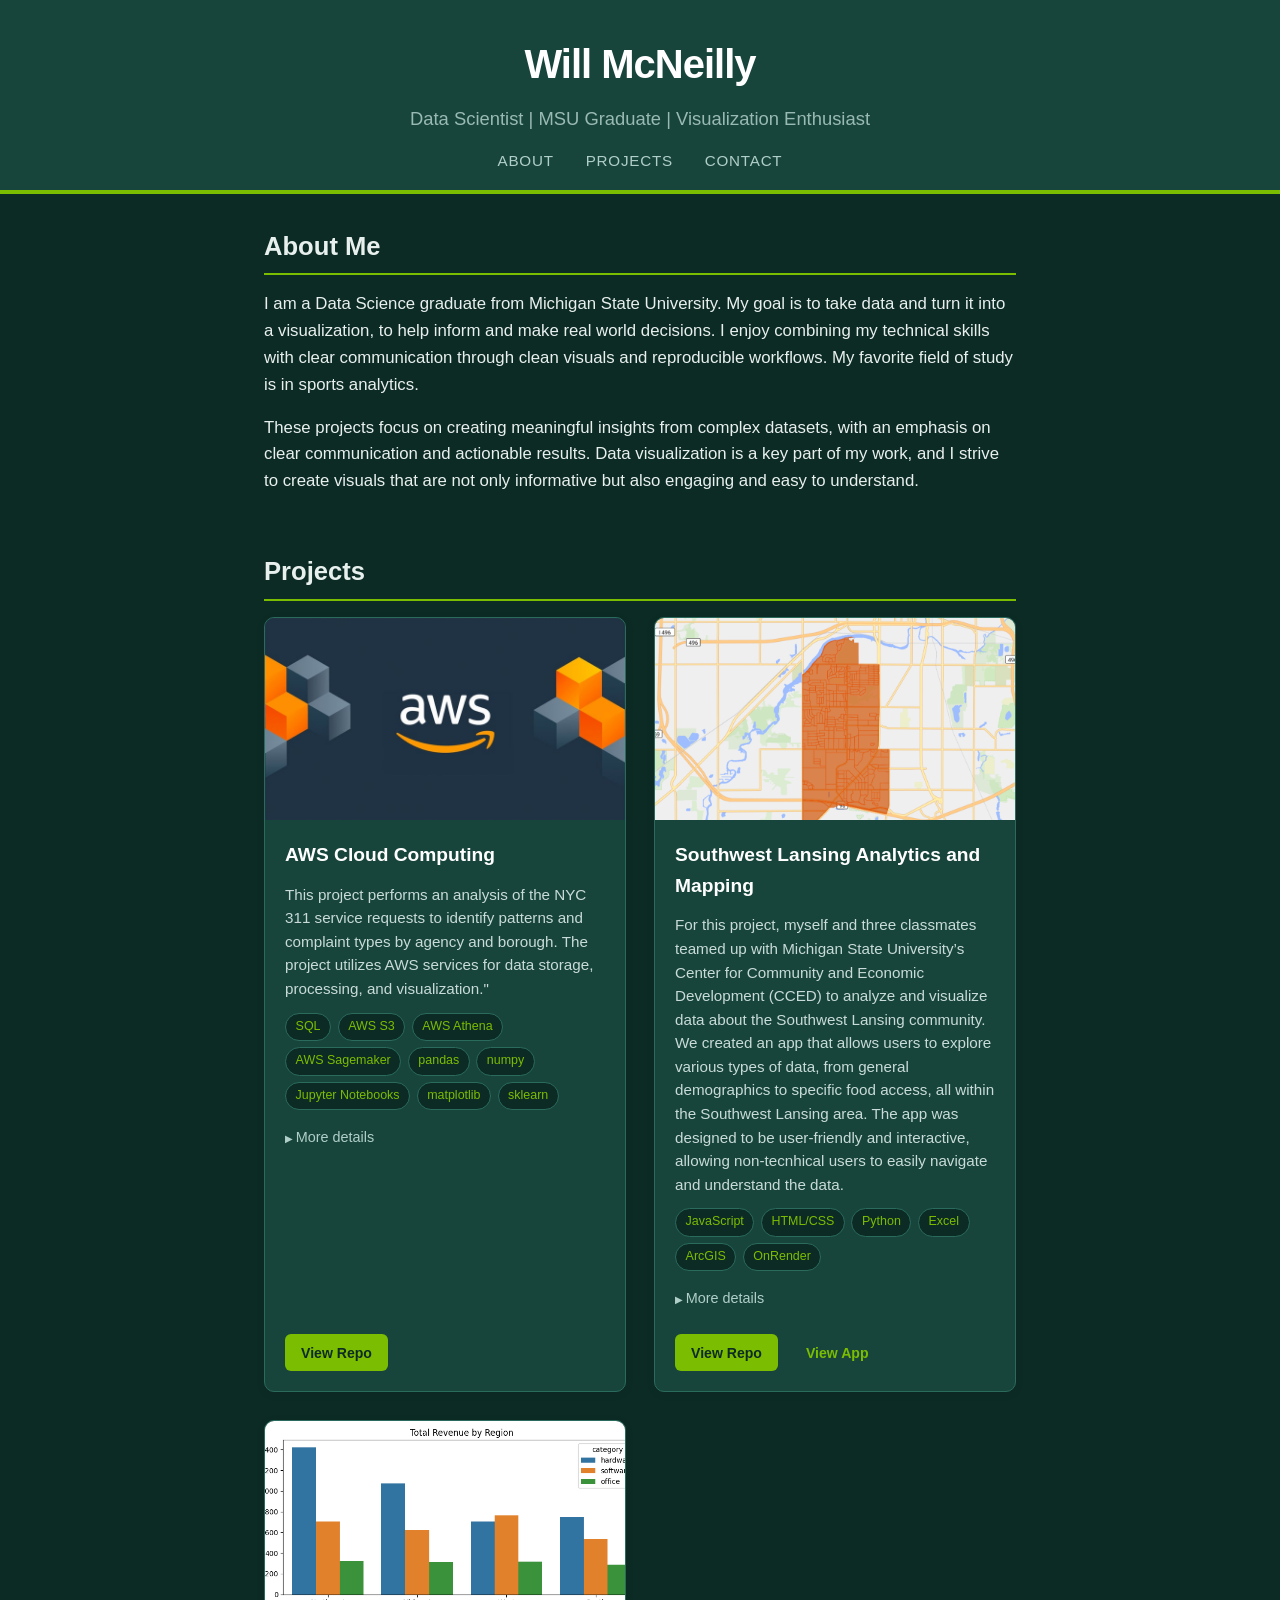
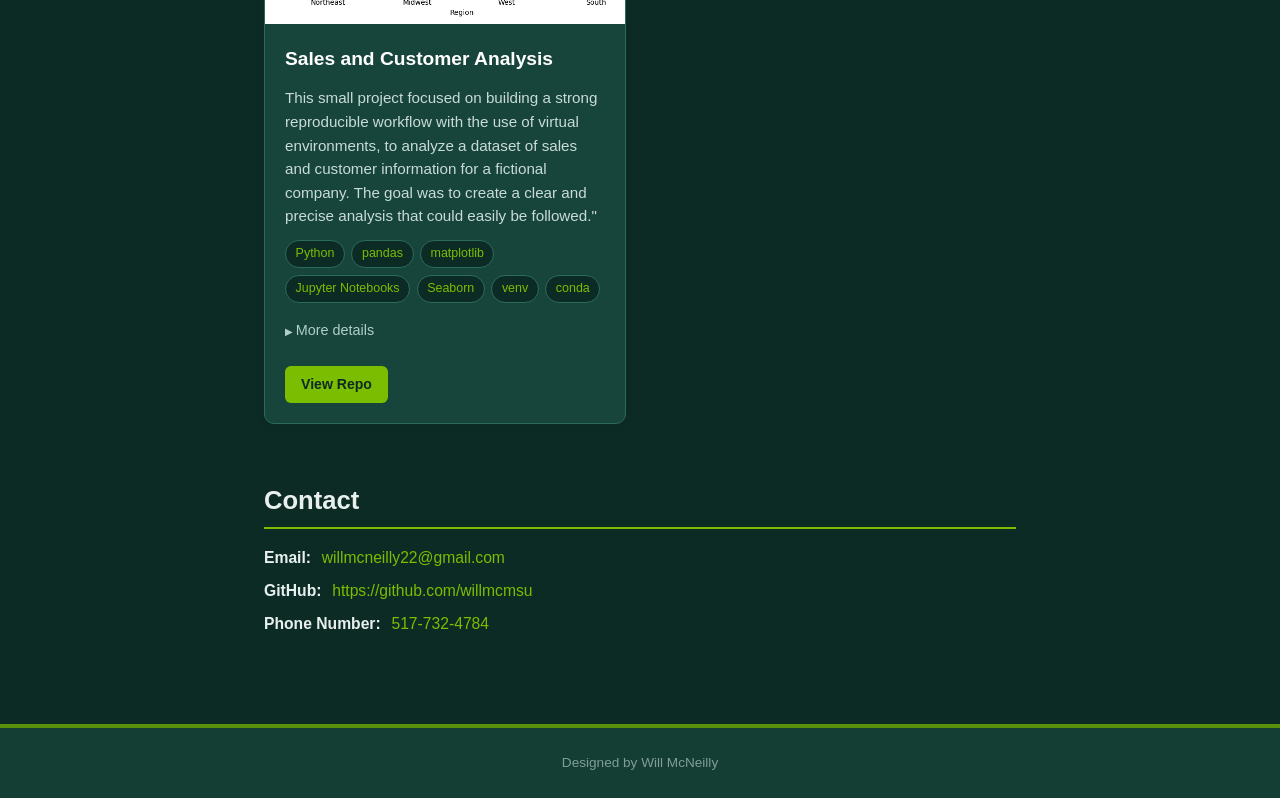
<file: docs/index.html>
<!DOCTYPE html>
<html lang="en">
<head>
  <meta charset="UTF-8" />
  <meta name="viewport" content="width=device-width, initial-scale=1.0" />
  <title>Will McNeilly | Data Science Portfolio</title>

  <!-- Base styles always loaded -->
  <link rel="stylesheet" href="css/base.css" />

  <!-- Theme stylesheet — controlled by `theme` in portfolio_config.yaml -->
  <link rel="stylesheet" href="css/themes/msu-dark.css" />
</head>
<body>

  <!-- ===== Header ===== -->
  <header class="site-header">
    <div class="header-inner">
      <div class="header-name">Will McNeilly</div>
      <div class="header-tagline">Data Scientist | MSU Graduate | Visualization Enthusiast</div>
    </div>

    <!-- Navigation bar -->
    <nav class="site-nav">
      <a href="#about">About</a>
      <a href="#projects">Projects</a>
      <a href="#contact">Contact</a>
    </nav>
    
  </header>

  <!-- ===== Main content (filled in by child templates) ===== -->
  <main class="site-main">
    

<!-- ===== About section ===== -->
<section id="about" class="section about-section">
  <h2>About Me</h2>
  <div class="about-text"><p>I am a Data Science graduate from Michigan State University. 
My goal is to take data and turn it into a visualization, to help inform and make real world decisions. 
I enjoy combining my technical skills with clear communication through clean visuals and reproducible workflows. 
My favorite field of study is in sports analytics.</p>
<p>These projects focus on creating meaningful insights from complex datasets, with an emphasis on clear communication and actionable results.
Data visualization is a key part of my work, and I strive to create visuals that are not only informative but also engaging and easy to understand.</p></div>
</section>

<!-- ===== Projects section ===== -->
<section id="projects" class="section projects-section">
  <h2>Projects</h2>

  <div class="project-grid">
    
    <article class="project-card">

      <!-- Project thumbnail image -->
      <div class="project-image-wrapper">
        <img
          src="img/aws_logo.png"
          alt="Thumbnail for AWS Cloud Computing"
          class="project-image"
        />
      </div>

      <div class="project-body">
        <h3 class="project-title">AWS Cloud Computing</h3>

        <!-- Short summary written for a non-expert audience -->
        <p class="project-summary">This project performs an analysis of the NYC 311 service requests to identify patterns and complaint types by agency and borough. The project utilizes AWS services for data storage, processing, and visualization.&#34;
</p>

        <!-- Tech stack as pill badges -->
        <div class="tech-stack">
          
          <span class="tech-badge">SQL</span>
          
          <span class="tech-badge">AWS S3</span>
          
          <span class="tech-badge">AWS Athena</span>
          
          <span class="tech-badge">AWS Sagemaker</span>
          
          <span class="tech-badge">pandas</span>
          
          <span class="tech-badge">numpy</span>
          
          <span class="tech-badge">Jupyter Notebooks</span>
          
          <span class="tech-badge">matplotlib</span>
          
          <span class="tech-badge">sklearn</span>
          
        </div>

        <!-- Collapsible details (problem / approach / results) -->
        <details class="project-details">
          <summary>More details</summary>

          <div class="detail-block">
            <h4>Problem</h4>
            <p>The mayor&#39;s office wants to know whether certain types of  311 complaints are likely to be resolved within 3 days - can we build a model to flag fast vs. slow resolutions at intake?
</p>
          </div>

          <div class="detail-block">
            <h4>Approach</h4>
            <p>Two main datasets were used: complaints.csv and agencies.csv. The complaints dataset contains 311 service request records,  while the agencies dataset provides information about the city agencies responsible for handling those requests.  The data was stored in AWS S3 and queried using AWS Athena to perform exploratory data analysis and feature engineering.  A machine learning model was then trained using AWS Sagemaker to predict whether a complaint would be resolved within 3 days  based on features such as problem, agency, borough, and hour of the day.
</p>
          </div>

          <div class="detail-block">
            <h4>Results &amp; Impact</h4>
            <p>The model achieved an accuracy of 78% on the test set, indicating that it can reasonably predict which complaints are likely to be resolved quickly.  This information can help the mayor&#39;s office prioritize resources and improve response times for certain types of complaints.
</p>
          </div>
        </details>

        <!-- Links to the GitHub repo and notebook -->
        <div class="project-links">
          
          <a href="https://github.com/willmcmsu/aws-nyc311-mcneil42" target="_blank" rel="noopener" class="btn btn-repo">
            View Repo
          </a>
          
          
          
        </div>
      </div>

    </article>
    
    <article class="project-card">

      <!-- Project thumbnail image -->
      <div class="project-image-wrapper">
        <img
          src="img/slam.png"
          alt="Thumbnail for Southwest Lansing Analytics and Mapping"
          class="project-image"
        />
      </div>

      <div class="project-body">
        <h3 class="project-title">Southwest Lansing Analytics and Mapping</h3>

        <!-- Short summary written for a non-expert audience -->
        <p class="project-summary">For this project, myself and three classmates teamed up with  Michigan State University’s Center for Community and Economic Development (CCED) to analyze and visualize data about the Southwest Lansing community. We created an app that allows users to explore various types of data, from general demographics to specific food access, all within the Southwest Lansing area.  The app was designed to be user-friendly and interactive, allowing non-tecnhical users to easily navigate and understand the data. 
</p>

        <!-- Tech stack as pill badges -->
        <div class="tech-stack">
          
          <span class="tech-badge">JavaScript</span>
          
          <span class="tech-badge">HTML/CSS</span>
          
          <span class="tech-badge">Python</span>
          
          <span class="tech-badge">Excel</span>
          
          <span class="tech-badge">ArcGIS</span>
          
          <span class="tech-badge">OnRender</span>
          
        </div>

        <!-- Collapsible details (problem / approach / results) -->
        <details class="project-details">
          <summary>More details</summary>

          <div class="detail-block">
            <h4>Problem</h4>
            <p>The CCED wanted to team up with MSU data science students in an effort to create a tool  that could be used by local organizations to explore and understand the Southwest Lansing community. The goal was to create an interactive app that would allow users to explore various types of data that could be focused around the needs of these local organizations, such as housing data and food access.
</p>
          </div>

          <div class="detail-block">
            <h4>Approach</h4>
            <p>Our team sorted through over 50 data sources to find the most granular and relevant data for the Southwest Lansing area. We used ArcGIS to create maps and visualizations of the data, and then built an interactive web app  using JavaScript, HTML/CSS, and Python to allow users to explore the data in a user-friendly way.  We also worked closely with the CCED and local organizations to ensure that the app met their needs and was easy to use.
</p>
          </div>

          <div class="detail-block">
            <h4>Results &amp; Impact</h4>
            <p>This app will be used as a foundation for both the CCED, their community partners, and local organizations to explore and understand the Southwest Lansing community. Future groups will be able to follow our structure and see our data catalog, to be able to implement their own data and build on our work. Thank you to the CCED for the opportunity to work on this project and create a tool that truly has the potential to make a positive impact in the community.
</p>
          </div>
        </details>

        <!-- Links to the GitHub repo and notebook -->
        <div class="project-links">
          
          <a href="https://github.com/landoltk/MSU-Southwest-Lansing-Project" target="_blank" rel="noopener" class="btn btn-repo">
            View Repo
          </a>
          
          
          
          <a href="https://msu-southwest-lansing-project.onrender.com/" target="_blank" rel="noopener" class="btn btn-app">
            View App
          </a>
          
        </div>
      </div>

    </article>
    
    <article class="project-card">

      <!-- Project thumbnail image -->
      <div class="project-image-wrapper">
        <img
          src="img/revenue_barplot_seaborn.png"
          alt="Thumbnail for Sales and Customer Analysis"
          class="project-image"
        />
      </div>

      <div class="project-body">
        <h3 class="project-title">Sales and Customer Analysis</h3>

        <!-- Short summary written for a non-expert audience -->
        <p class="project-summary">This small project focused on building a strong reproducible workflow with  the use of virtual environments, to analyze a dataset of sales and customer information for a fictional company. The goal was to create a clear and precise analysis that could easily be followed.&#34;
</p>

        <!-- Tech stack as pill badges -->
        <div class="tech-stack">
          
          <span class="tech-badge">Python</span>
          
          <span class="tech-badge">pandas</span>
          
          <span class="tech-badge">matplotlib</span>
          
          <span class="tech-badge">Jupyter Notebooks</span>
          
          <span class="tech-badge">Seaborn</span>
          
          <span class="tech-badge">venv</span>
          
          <span class="tech-badge">conda</span>
          
        </div>

        <!-- Collapsible details (problem / approach / results) -->
        <details class="project-details">
          <summary>More details</summary>

          <div class="detail-block">
            <h4>Problem</h4>
            <p></p>
          </div>

          <div class="detail-block">
            <h4>Approach</h4>
            <p>This project utilizes a dataset containing sales and customer information for a fictional company. The data was cleaned and preprocessed using pandas, and then analyzed to identify trends and insights related to sales performance and customer behavior. Visualizations were created using matplotlib and seaborn to effectively communicate the findings.
</p>
          </div>

          <div class="detail-block">
            <h4>Results &amp; Impact</h4>
            <p></p>
          </div>
        </details>

        <!-- Links to the GitHub repo and notebook -->
        <div class="project-links">
          
          <a href="https://github.com/willmcmsu/cmse492-hw01-mcneil42" target="_blank" rel="noopener" class="btn btn-repo">
            View Repo
          </a>
          
          
          
        </div>
      </div>

    </article>
    
  </div>
</section>


<!-- ===== Contact section ===== -->
<section id="contact" class="section contact-section">
  <h2>Contact</h2>
  <ul class="contact-list">
    
    <li>
      <span class="contact-label">Email:</span>
      <a href="mailto:willmcneilly22@gmail.com">willmcneilly22@gmail.com</a>
    </li>
    
    
    
    <li>
      <span class="contact-label">GitHub:</span>
      <a href="https://github.com/willmcmsu" target="_blank" rel="noopener">https://github.com/willmcmsu</a>
    </li>

    <li>
      <span class="contact-label">Phone Number:</span>
      <a href="tel:517-732-4784">517-732-4784</a>
    </li>
    
  </ul>
</section>


  </main>

  <!-- ===== Footer ===== -->
  <footer class="site-footer">
    <p>Designed by Will McNeilly</p>
  </footer>

</body>
</html>
</file>
<file: docs/css/base.css>
/* ============================================================
   base.css  —  Layout and structure styles shared by all themes.
   Theme-specific colors (backgrounds, text, accents) live in
   static/css/themes/light.css and static/css/themes/dark.css.
   ============================================================ */

/* ----- Reset & box model ----- */
*, *::before, *::after {
  box-sizing: border-box;
  margin: 0;
  padding: 0;
}

body {
  font-family: "Inter", "Segoe UI", sans-serif;
  font-size: 1rem;
  line-height: 1.6;
  min-height: 100vh;
  display: flex;
  flex-direction: column;
  scroll-behavior: smooth;
}

a {
  text-decoration: none;
}

a:hover {
  text-decoration: underline;
}

img {
  max-width: 100%;
  display: block;
}

/* ----- Site header ----- */
.site-header {
  padding: 2rem 1.5rem 1rem;
  text-align: center;
}

.header-name {
  font-size: 2.5rem;
  font-weight: 600;
  letter-spacing: -1px;
}

.header-tagline {
  font-size: 1.15rem;
  margin-top: 0.5rem;
  opacity: 0.85;
}

/* ----- Navigation ----- */
.site-nav {
  margin-top: 1rem;
  display: flex;
  justify-content: center;
  gap: 2rem;
  font-size: 0.95rem;
  font-weight: 500;
  text-transform: uppercase;
  letter-spacing: 0.05em;
}

/* ----- Main content area ----- */
.site-main {
  flex: 1;
  max-width: 800px;
  width: 100%;
  margin: 0 auto;
  padding: 2rem 1.5rem;
}

/* ----- Generic section spacing ----- */
.section {
  margin-bottom: 3.5rem;
}

.section h2 {
  font-size: 1.6rem;
  font-weight: 700;
  margin-bottom: 1rem;
  padding-bottom: 0.4rem;
  border-bottom: 2px solid;
}

/* ----- About section ----- */
.about-text {
  font-size: 1.05rem;
}

.about-text p + p {
  margin-top: 1rem;
}

/* ----- Project grid ----- */
.project-grid {
  display: grid;
  grid-template-columns: repeat(auto-fill, minmax(340px, 1fr));
  gap: 1.75rem;
}

/* ----- Project card ----- */
.project-card {
  border-radius: 10px;
  overflow: hidden;
  display: flex;
  flex-direction: column;
  box-shadow: 0 2px 8px rgba(0, 0, 0, 0.08);
  transition: box-shadow 0.2s ease;
}

.project-card:hover {
  box-shadow: 0 4px 16px rgba(0, 0, 0, 0.14);
}

.project-image-wrapper {
  width: 100%;
  aspect-ratio: 16 / 9;
  overflow: hidden;
}

.project-image {
  width: 100%;
  height: 100%;
  object-fit: cover;
}

.project-body {
  padding: 1.25rem;
  display: flex;
  flex-direction: column;
  gap: 0.75rem;
  flex: 1;
}

.project-title {
  font-size: 1.2rem;
  font-weight: 600;
}

.project-summary {
  font-size: 0.95rem;
  line-height: 1.55;
}

/* ----- Tech stack badges ----- */
.tech-stack {
  display: flex;
  flex-wrap: wrap;
  gap: 0.4rem;
}

.tech-badge {
  font-size: 0.78rem;
  font-weight: 500;
  padding: 0.2rem 0.6rem;
  border-radius: 999px;
}

/* ----- Collapsible project details ----- */
.project-details {
  font-size: 0.9rem;
}

.project-details summary {
  cursor: pointer;
  font-weight: 500;
  padding: 0.25rem 0;
  list-style: none;
}

.project-details summary::-webkit-details-marker {
  display: none;
}

.project-details summary::before {
  content: "▶  ";
  font-size: 0.7em;
}

details[open] summary::before {
  content: "▼  ";
}

.detail-block {
  margin-top: 0.75rem;
}

.detail-block h4 {
  font-size: 0.85rem;
  text-transform: uppercase;
  letter-spacing: 0.06em;
  margin-bottom: 0.25rem;
  font-weight: 600;
}

/* ----- Project link buttons ----- */
.project-links {
  display: flex;
  gap: 0.75rem;
  margin-top: auto;
  padding-top: 0.5rem;
}

.btn {
  display: inline-block;
  padding: 0.45rem 1rem;
  border-radius: 6px;
  font-size: 0.88rem;
  font-weight: 600;
  transition: opacity 0.15s ease;
}

.btn:hover {
  opacity: 0.85;
  text-decoration: none;
}

/* ----- Contact section ----- */
.contact-list {
  list-style: none;
  display: flex;
  flex-direction: column;
  gap: 0.5rem;
  font-size: 0.98rem;
}

.contact-label {
  font-weight: 600;
  margin-right: 0.4rem;
}

/* ----- Footer ----- */
.site-footer {
  text-align: center;
  padding: 1.5rem;
  font-size: 0.85rem;
  opacity: 0.7;
}

/* ----- Responsive tweaks ----- */
@media (max-width: 500px) {
  .project-grid {
    grid-template-columns: 1fr;
  }
  .header-name {
    font-size: 1.5rem;
  }
}
</file>
<file: docs/css/themes/msu-dark.css>
/* ============================================================
   themes/msu-dark.css  —  Michigan State University dark theme.
   Colors sourced from https://brand.msu.edu/visual/color-palette

   Primary brand colors:
     Spartan Green  #18453B
     White          #FFFFFF
     Black          #000000

   Accent greens:
     Kelly Green    #008208
     Lime Green     #7BBD00
     Excellence Green #0B9A6D
     Refresh Green  #008934
   ============================================================ */

body {
  background-color: #0d2b25;
  color: #e8f0ee;
}

a {
  color: #7BBD00;
}

a:hover {
  color: #a8d933;
  text-decoration: none;
}

/* Header */
.site-header {
  background-color: #18453B;
  border-bottom: 4px solid #7BBD00;
}

.header-name {
  color: #ffffff;
}

.header-tagline {
  color: #b0cfc9;
}

.site-nav a {
  color: #b0cfc9;
}

.site-nav a:hover {
  color: #7BBD00;
}

/* Section headings */
.section h2 {
  color: #e8f0ee;
  border-color: #7BBD00;
}

/* Project card */
.project-card {
  background-color: #18453B;
  border: 1px solid #2a6b5e;
}

.project-title {
  color: #ffffff;
}

.project-summary {
  color: #c8dbd8;
}

/* Tech badges */
.tech-badge {
  background-color: #0d2b25;
  color: #7BBD00;
  border: 1px solid #2a6b5e;
}

/* Details */
.project-details {
  color: #b0cfc9;
}

.detail-block h4 {
  color: #7BBD00;
}

/* Buttons */
.btn-repo {
  background-color: #7BBD00;
  color: #0d2b25;
}

.btn-notebook {
  background-color: #18453B;
  color: #e8f0ee;
  border: 1px solid #4a9080;
}

/* Contact */
.contact-list a {
  color: #7BBD00;
}

/* Footer */
.site-footer {
  background-color: #18453B;
  border-top: 4px solid #7BBD00;
  color: #b0cfc9;
}

.site-footer a {
  color: #7BBD00;
}
</file>
